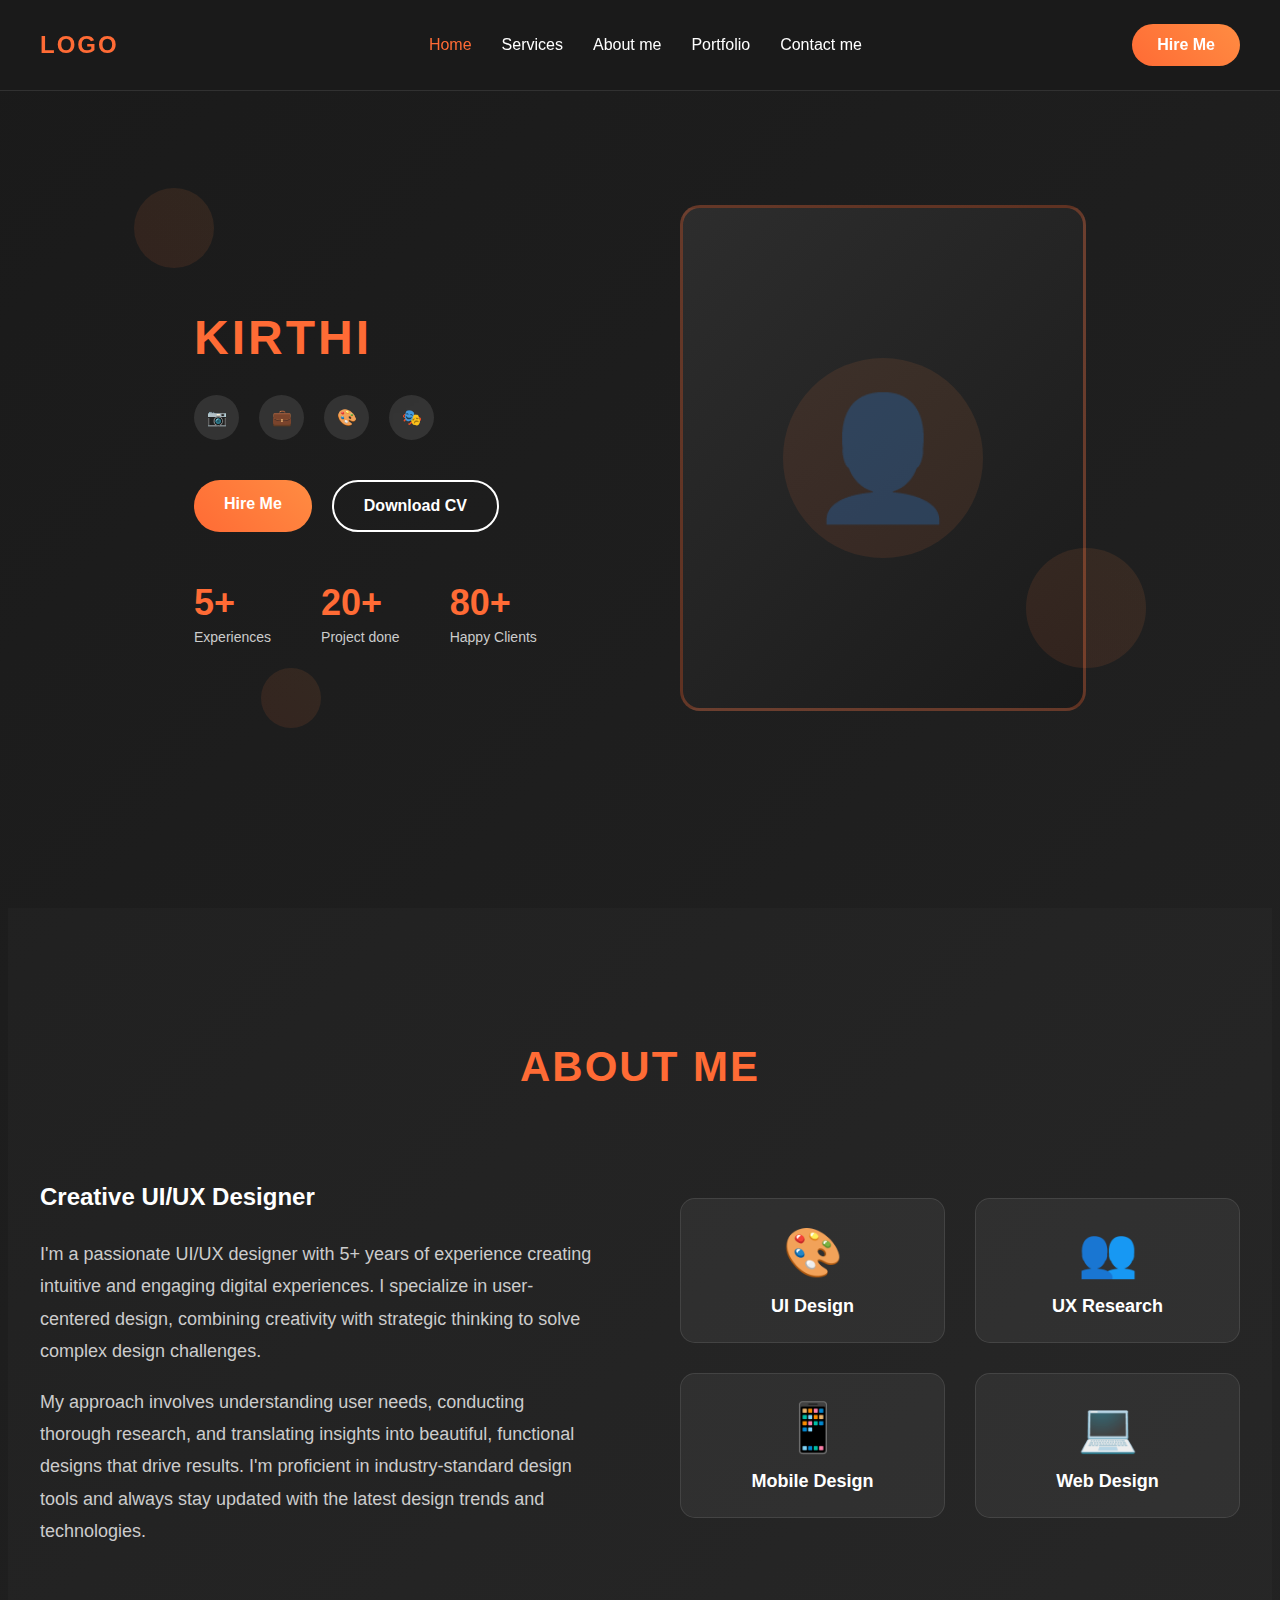
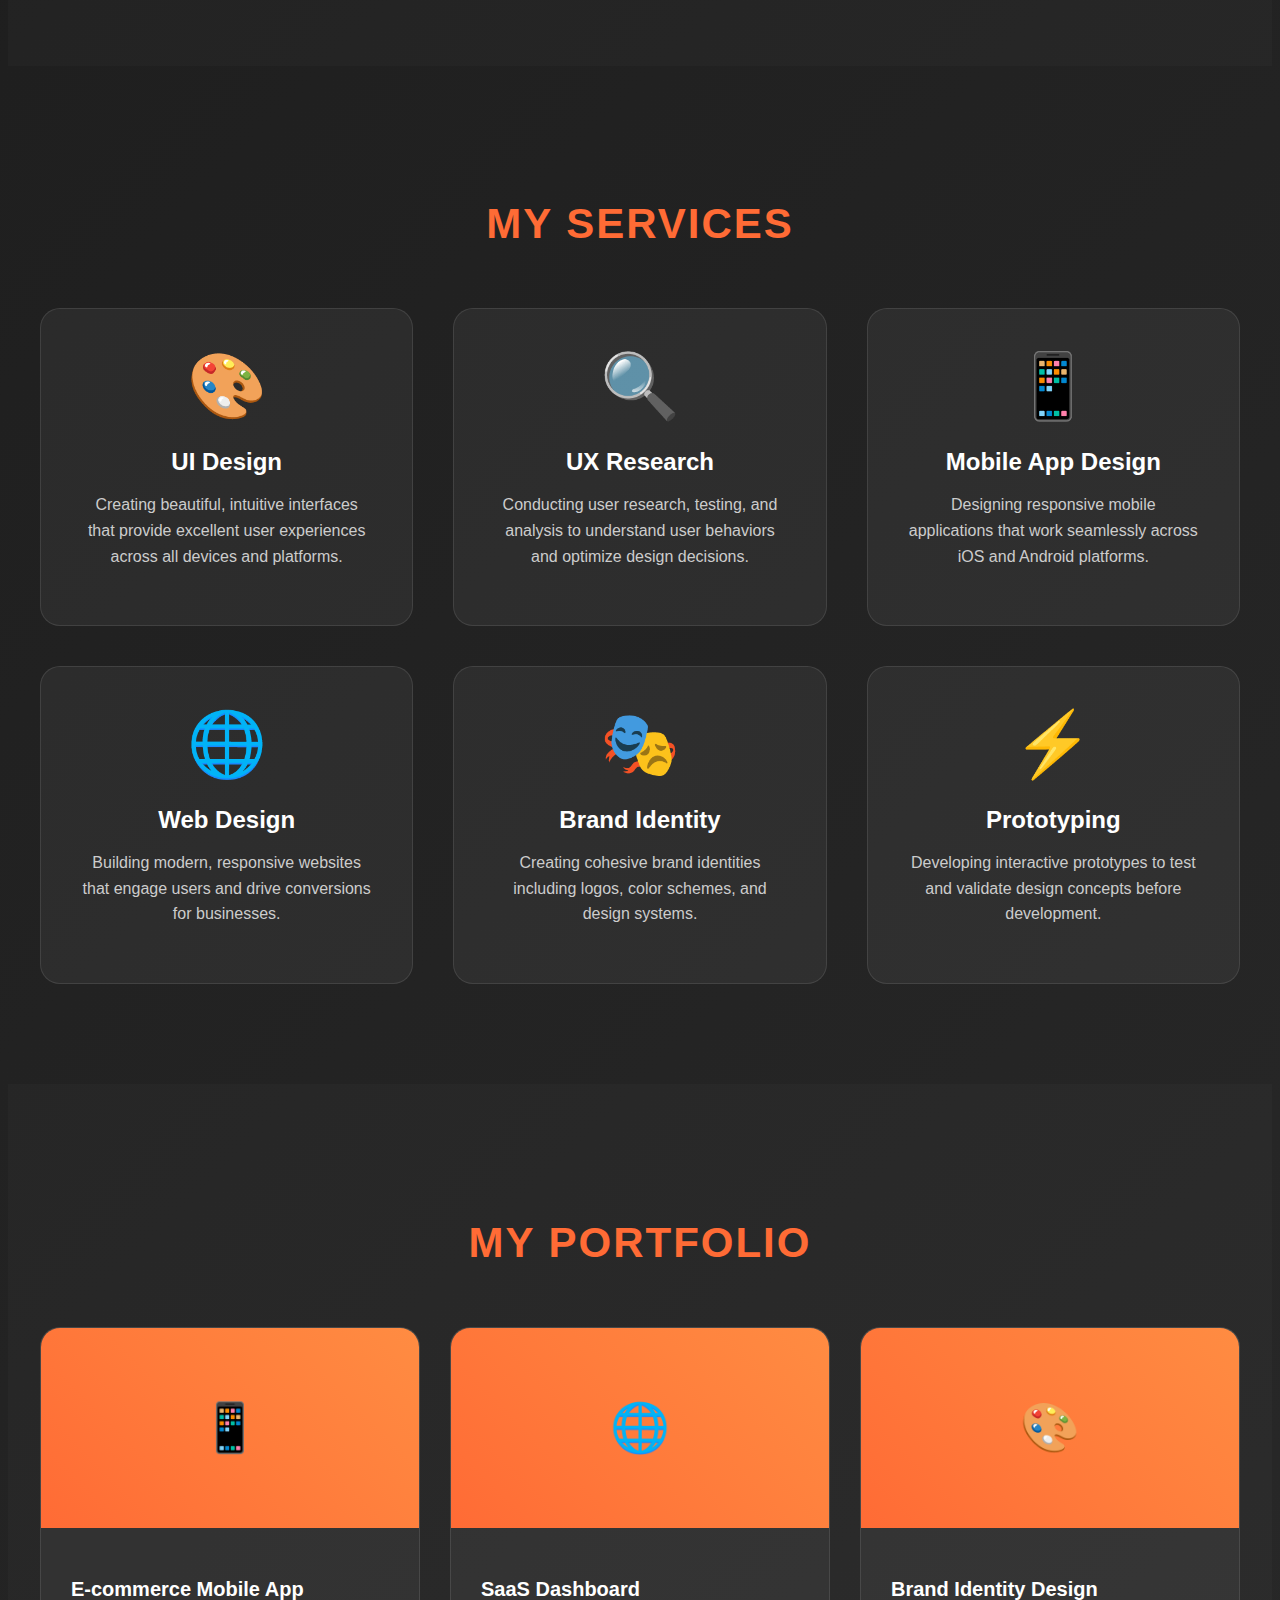
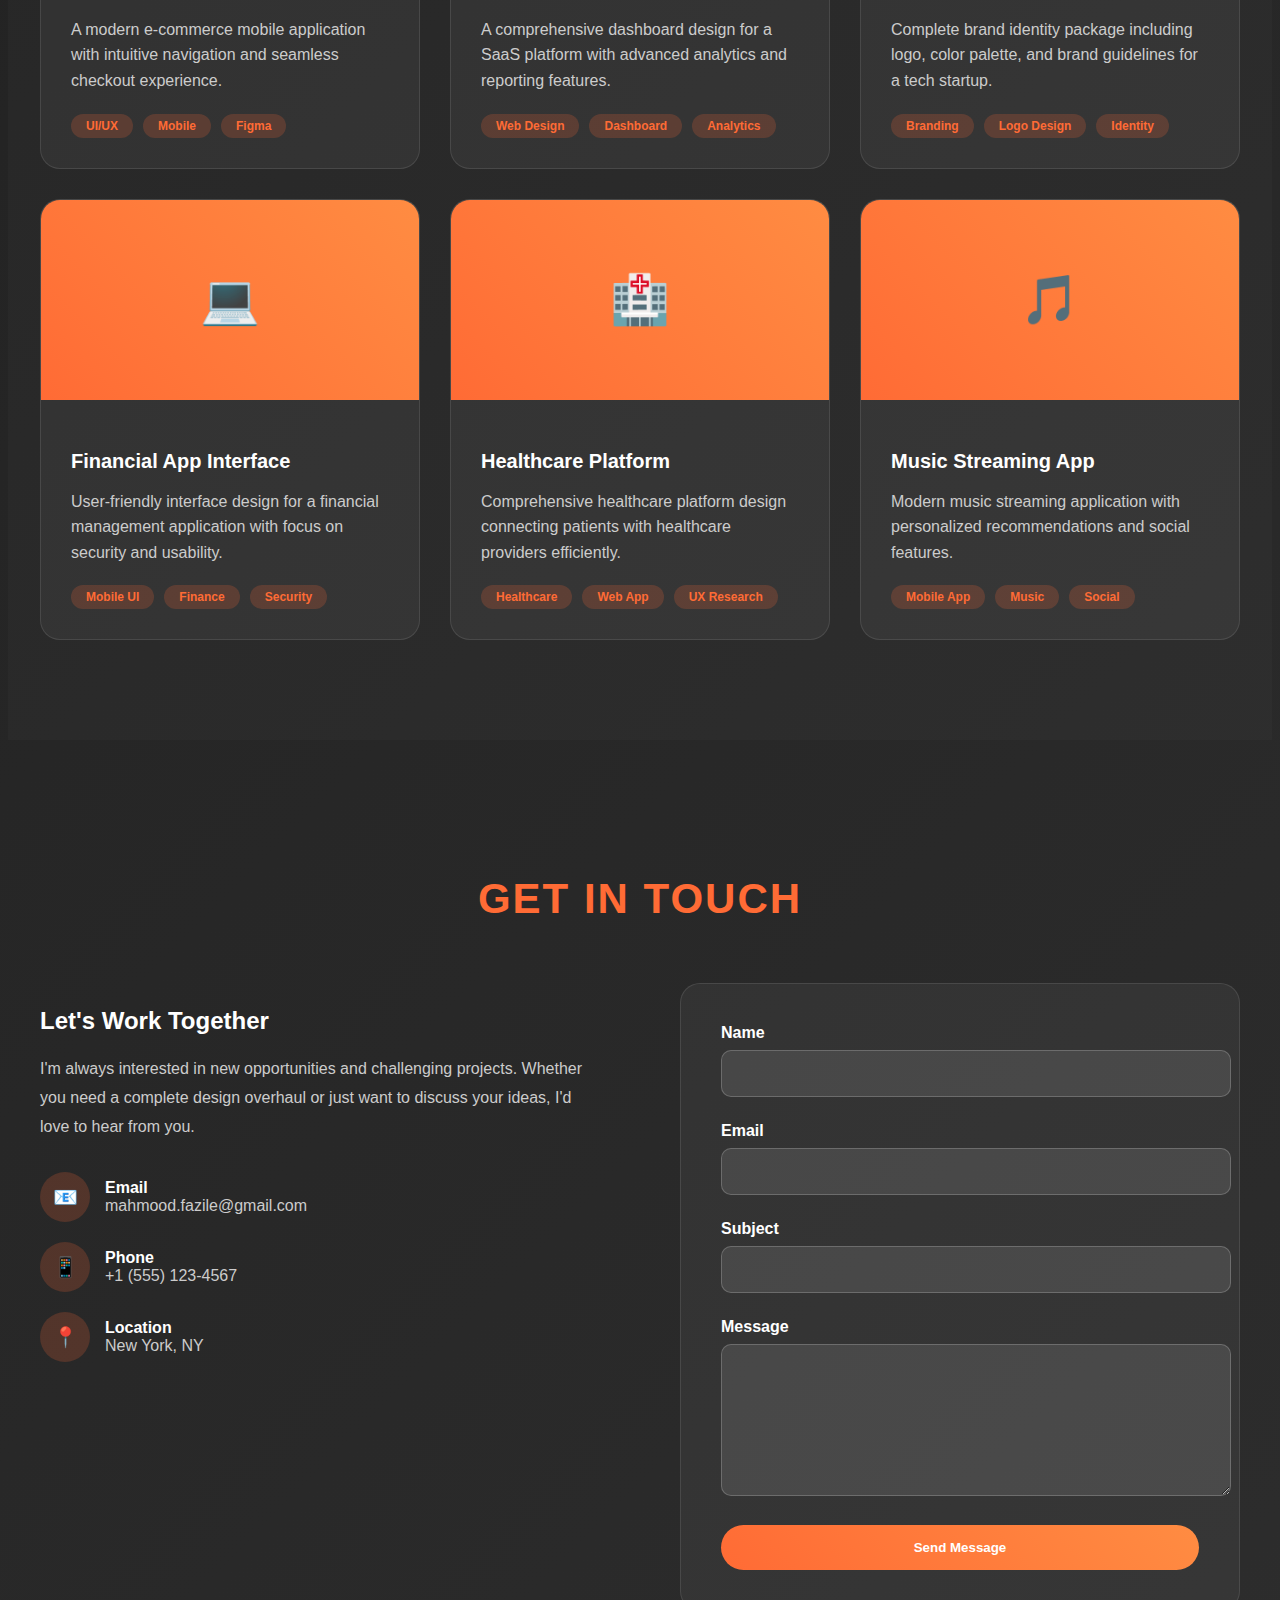
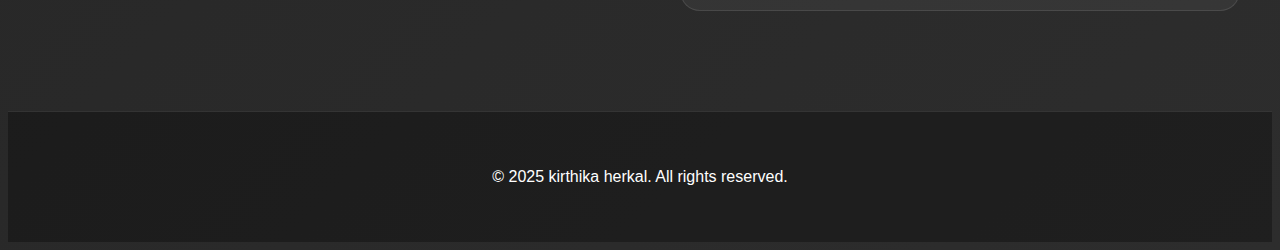
<file: index.html>
<!DOCTYPE html>
<html lang="en">
<head>
    <meta charset="UTF-8">
    <meta name="viewport" content="width=device-width, initial-scale=1.0">
    <title>kirthika herkal</title>
    <link rel="stylesheet" href="style.css">
</head>
<body>
    <!-- Header -->
    <header>
        <nav class="container">
            <div class="logo">LOGO</div>
            <ul class="nav-links">
                <li><a href="#home" class="active">Home</a></li>
                <li><a href="#services">Services</a></li>
                <li><a href="#about">About me</a></li>
                <li><a href="#portfolio">Portfolio</a></li>
                <li><a href="#contact">Contact me</a></li>
            </ul>
            <a href="#contact" class="hire-btn">Hire Me</a>
        </nav>
    </header>

    <!-- Hero Section -->
    <section id="home" class="hero">
        <div class="bg-shapes">
            <div class="shape"></div>
            <div class="shape"></div>
            <div class="shape"></div>
        </div>
        <div class="container">
            <div class="hero-content">
                <div class="hero-text">
                    <h2>kirthika herkal</h2>
                    <div class="social-links">
                        <a href="#" title="Instagram">📷</a>
                        <a href="#" title="LinkedIn">💼</a>
                        <a href="#" title="Dribbble">🎨</a>
                        <a href="#" title="Behance">🎭</a>
                    </div>
                    
                    <div class="hero-buttons">
                        <a href="#contact" class="btn-primary">Hire Me</a>
                        <a href="#" class="btn-secondary hire-btn">Download CV</a>
                        <span id="download-count" style="margin-left:20px;color:#ff6b35;font-weight:600;"></span>
                    </div>
                    
                    <div class="stats">
                        <div class="stat-item">
                            <div class="stat-number">5+</div>
                            <div class="stat-label">Experiences</div>
                        </div>
                        <div class="stat-item">
                            <div class="stat-number">20+</div>
                            <div class="stat-label">Project done</div>
                        </div>
                        <div class="stat-item">
                            <div class="stat-number">80+</div>
                            <div class="stat-label">Happy Clients</div>
                        </div>
                    </div>
                </div>
                
                <div class="hero-image">
                    <div class="profile-image"></div>
                </div>
            </div>
        </div>
    </section>

    <!-- About Section -->
    <section id="about" class="about">
        <div class="container">
            <h2 class="section-title">About Me</h2>
            <div class="about-content">
                <div class="about-text">
                    <h3>Creative UI/UX Designer</h3>
                    <p>I'm a passionate UI/UX designer with 5+ years of experience creating intuitive and engaging digital experiences. I specialize in user-centered design, combining creativity with strategic thinking to solve complex design challenges.</p>
                    <p>My approach involves understanding user needs, conducting thorough research, and translating insights into beautiful, functional designs that drive results. I'm proficient in industry-standard design tools and always stay updated with the latest design trends and technologies.</p>
                </div>
                <div class="skills">
                    <div class="skill-item">
                        <div class="skill-icon">🎨</div>
                        <div class="skill-name">UI Design</div>
                    </div>
                    <div class="skill-item">
                        <div class="skill-icon">👥</div>
                        <div class="skill-name">UX Research</div>
                    </div>
                    <div class="skill-item">
                        <div class="skill-icon">📱</div>
                        <div class="skill-name">Mobile Design</div>
                    </div>
                    <div class="skill-item">
                        <div class="skill-icon">💻</div>
                        <div class="skill-name">Web Design</div>
                    </div>
                </div>
            </div>
        </div>
    </section>

    <!-- Services Section -->
    <section id="services" class="services">
        <div class="container">
            <h2 class="section-title">My Services</h2>
            <div class="services-grid">
                <div class="service-card">
                    <div class="service-icon">🎨</div>
                    <h3 class="service-title">UI Design</h3>
                    <p class="service-description">Creating beautiful, intuitive interfaces that provide excellent user experiences across all devices and platforms.</p>
                </div>
                <div class="service-card">
                    <div class="service-icon">🔍</div>
                    <h3 class="service-title">UX Research</h3>
                    <p class="service-description">Conducting user research, testing, and analysis to understand user behaviors and optimize design decisions.</p>
                </div>
                <div class="service-card">
                    <div class="service-icon">📱</div>
                    <h3 class="service-title">Mobile App Design</h3>
                    <p class="service-description">Designing responsive mobile applications that work seamlessly across iOS and Android platforms.</p>
                </div>
                <div class="service-card">
                    <div class="service-icon">🌐</div>
                    <h3 class="service-title">Web Design</h3>
                    <p class="service-description">Building modern, responsive websites that engage users and drive conversions for businesses.</p>
                </div>
                <div class="service-card">
                    <div class="service-icon">🎭</div>
                    <h3 class="service-title">Brand Identity</h3>
                    <p class="service-description">Creating cohesive brand identities including logos, color schemes, and design systems.</p>
                </div>
                <div class="service-card">
                    <div class="service-icon">⚡</div>
                    <h3 class="service-title">Prototyping</h3>
                    <p class="service-description">Developing interactive prototypes to test and validate design concepts before development.</p>
                </div>
            </div>
        </div>
    </section>

    <!-- Portfolio Section -->
    <section id="portfolio" class="portfolio">
        <div class="container">
            <h2 class="section-title">My Portfolio</h2>
            <div class="portfolio-grid">
                <div class="portfolio-item">
                    <div class="portfolio-image">📱</div>
                    <div class="portfolio-content">
                        <h3 class="portfolio-title">E-commerce Mobile App</h3>
                        <p class="portfolio-description">A modern e-commerce mobile application with intuitive navigation and seamless checkout experience.</p>
                        <div class="portfolio-tech">
                            <span class="tech-tag">UI/UX</span>
                            <span class="tech-tag">Mobile</span>
                            <span class="tech-tag">Figma</span>
                        </div>
                    </div>
                </div>
                <div class="portfolio-item">
                    <div class="portfolio-image">🌐</div>
                    <div class="portfolio-content">
                        <h3 class="portfolio-title">SaaS Dashboard</h3>
                        <p class="portfolio-description">A comprehensive dashboard design for a SaaS platform with advanced analytics and reporting features.</p>
                        <div class="portfolio-tech">
                            <span class="tech-tag">Web Design</span>
                            <span class="tech-tag">Dashboard</span>
                            <span class="tech-tag">Analytics</span>
                        </div>
                    </div>
                </div>
                <div class="portfolio-item">
                    <div class="portfolio-image">🎨</div>
                    <div class="portfolio-content">
                        <h3 class="portfolio-title">Brand Identity Design</h3>
                        <p class="portfolio-description">Complete brand identity package including logo, color palette, and brand guidelines for a tech startup.</p>
                        <div class="portfolio-tech">
                            <span class="tech-tag">Branding</span>
                            <span class="tech-tag">Logo Design</span>
                            <span class="tech-tag">Identity</span>
                        </div>
                    </div>
                </div>
                <div class="portfolio-item">
                    <div class="portfolio-image">💻</div>
                    <div class="portfolio-content">
                        <h3 class="portfolio-title">Financial App Interface</h3>
                        <p class="portfolio-description">User-friendly interface design for a financial management application with focus on security and usability.</p>
                        <div class="portfolio-tech">
                            <span class="tech-tag">Mobile UI</span>
                            <span class="tech-tag">Finance</span>
                            <span class="tech-tag">Security</span>
                        </div>
                    </div>
                </div>
                <div class="portfolio-item">
                    <div class="portfolio-image">🏥</div>
                    <div class="portfolio-content">
                        <h3 class="portfolio-title">Healthcare Platform</h3>
                        <p class="portfolio-description">Comprehensive healthcare platform design connecting patients with healthcare providers efficiently.</p>
                        <div class="portfolio-tech">
                            <span class="tech-tag">Healthcare</span>
                            <span class="tech-tag">Web App</span>
                            <span class="tech-tag">UX Research</span>
                        </div>
                    </div>
                </div>
                <div class="portfolio-item">
                    <div class="portfolio-image">🎵</div>
                    <div class="portfolio-content">
                        <h3 class="portfolio-title">Music Streaming App</h3>
                        <p class="portfolio-description">Modern music streaming application with personalized recommendations and social features.</p>
                        <div class="portfolio-tech">
                            <span class="tech-tag">Mobile App</span>
                            <span class="tech-tag">Music</span>
                            <span class="tech-tag">Social</span>
                        </div>
                    </div>
                </div>
            </div>
        </div>
    </section>

    <!-- Contact Section -->
    <section id="contact" class="contact">
        <div class="container">
            <h2 class="section-title">Get In Touch</h2>
            <div class="contact-content">
                <div class="contact-info">
                    <h3>Let's Work Together</h3>
                    <p>I'm always interested in new opportunities and challenging projects. Whether you need a complete design overhaul or just want to discuss your ideas, I'd love to hear from you.</p>
                    
                    <div class="contact-item">
                        <div class="contact-icon">📧</div>
                        <div>
                            <div style="color: #fff; font-weight: 600;">Email</div>
                            <div style="color: #ccc;">mahmood.fazile@gmail.com</div>
                        </div>
                    </div>
                    
                    <div class="contact-item">
                        <div class="contact-icon">📱</div>
                        <div>
                            <div style="color: #fff; font-weight: 600;">Phone</div>
                            <div style="color: #ccc;">+1 (555) 123-4567</div>
                        </div>
                    </div>
                    
                    <div class="contact-item">
                        <div class="contact-icon">📍</div>
                        <div>
                            <div style="color: #fff; font-weight: 600;">Location</div>
                            <div style="color: #ccc;">New York, NY</div>
                        </div>
                    </div>
                </div>
                
                <form class="contact-form" id="contactForm">
                    <div class="form-group">
                        <label for="name">Name</label>
                        <input type="text" id="name" name="name" required>
                    </div>
                    
                    <div class="form-group">
                        <label for="email">Email</label>
                        <input type="email" id="email" name="email" required>
                    </div>
                    
                    <div class="form-group">
                        <label for="subject">Subject</label>
                        <input type="text" id="subject" name="subject" required>
                    </div>
                    
                    <div class="form-group">
                        <label for="message">Message</label>
                        <textarea id="message" name="message" required></textarea>
                    </div>
                    
                    <button type="submit" class="btn-primary" style="width: 100%;">Send Message</button>
                </form>
            </div>
        </div>
    </section>

    <!-- Footer -->
    <footer>
        <div class="container">
            <p>&copy; 2025 kirthika herkal. All rights reserved.</p>
        </div>
    </footer>

    <script src="script.js"></script>
</body>
</html>
</file>
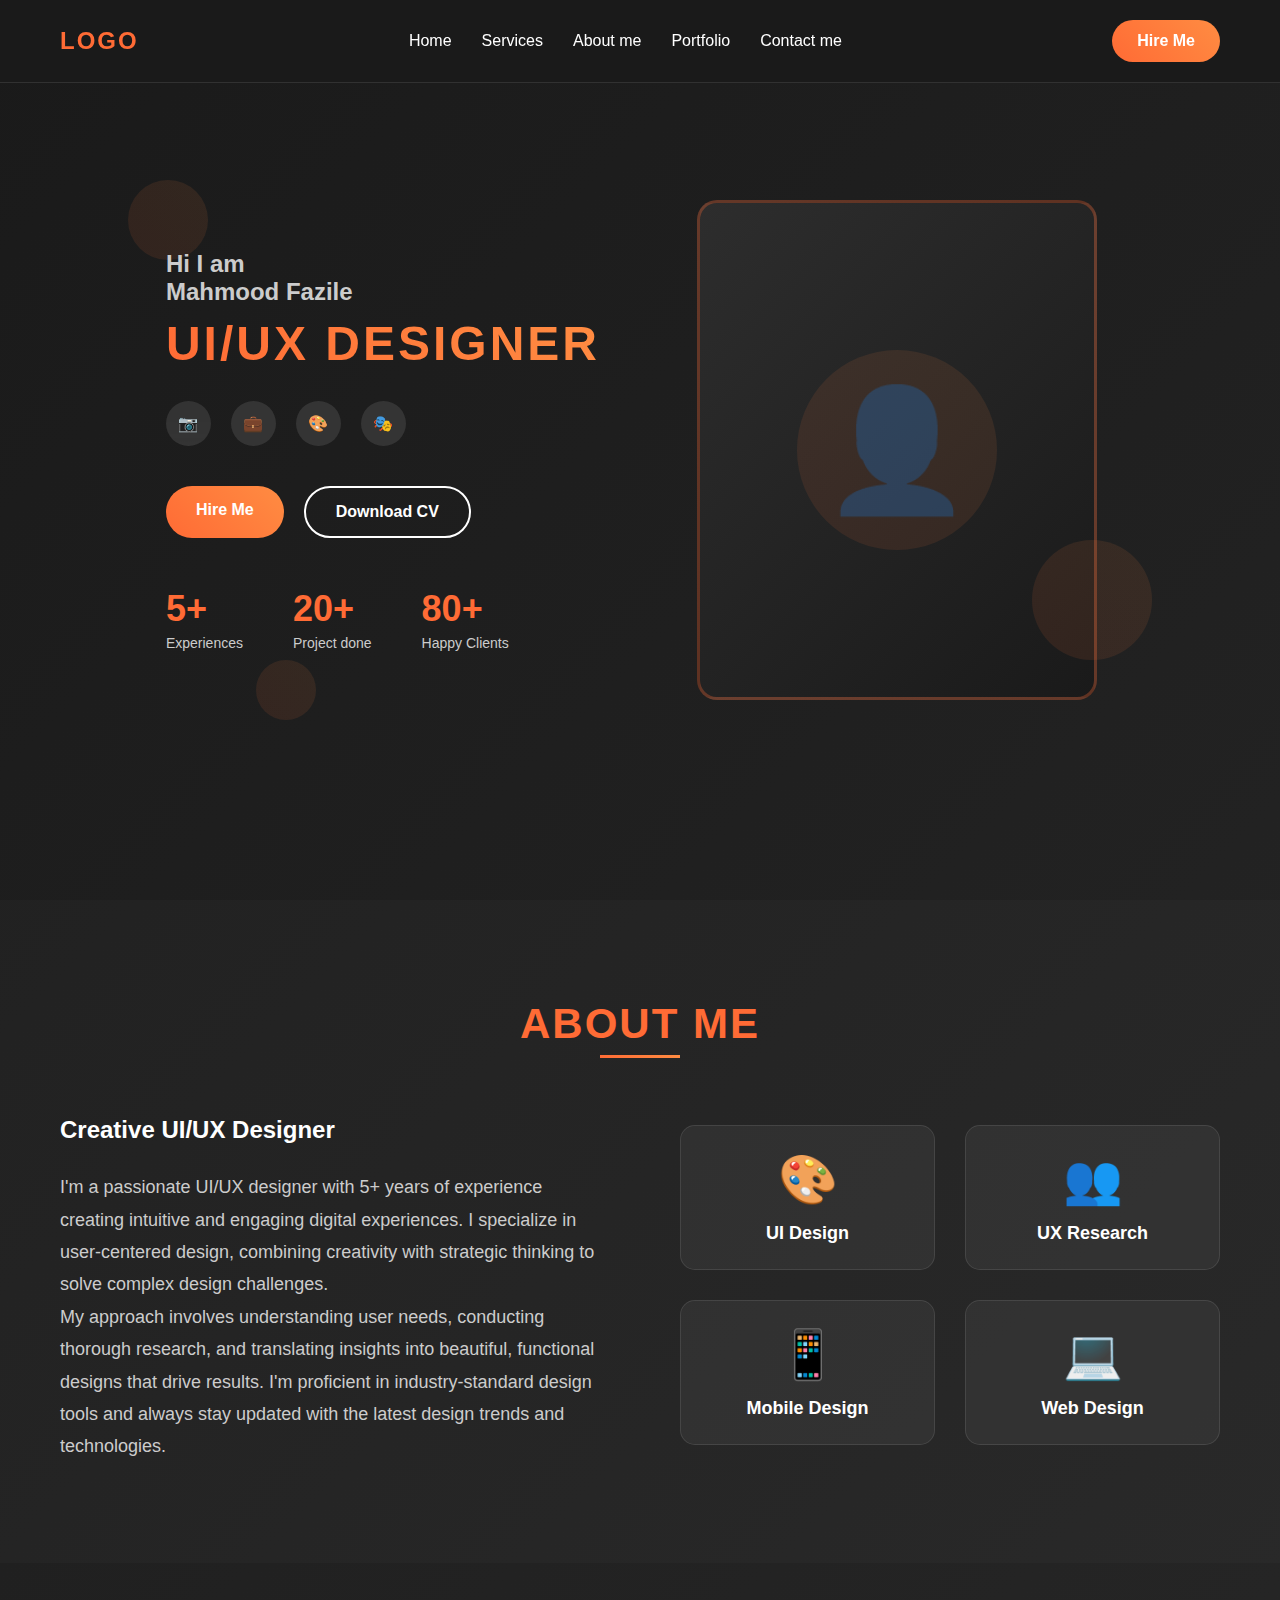
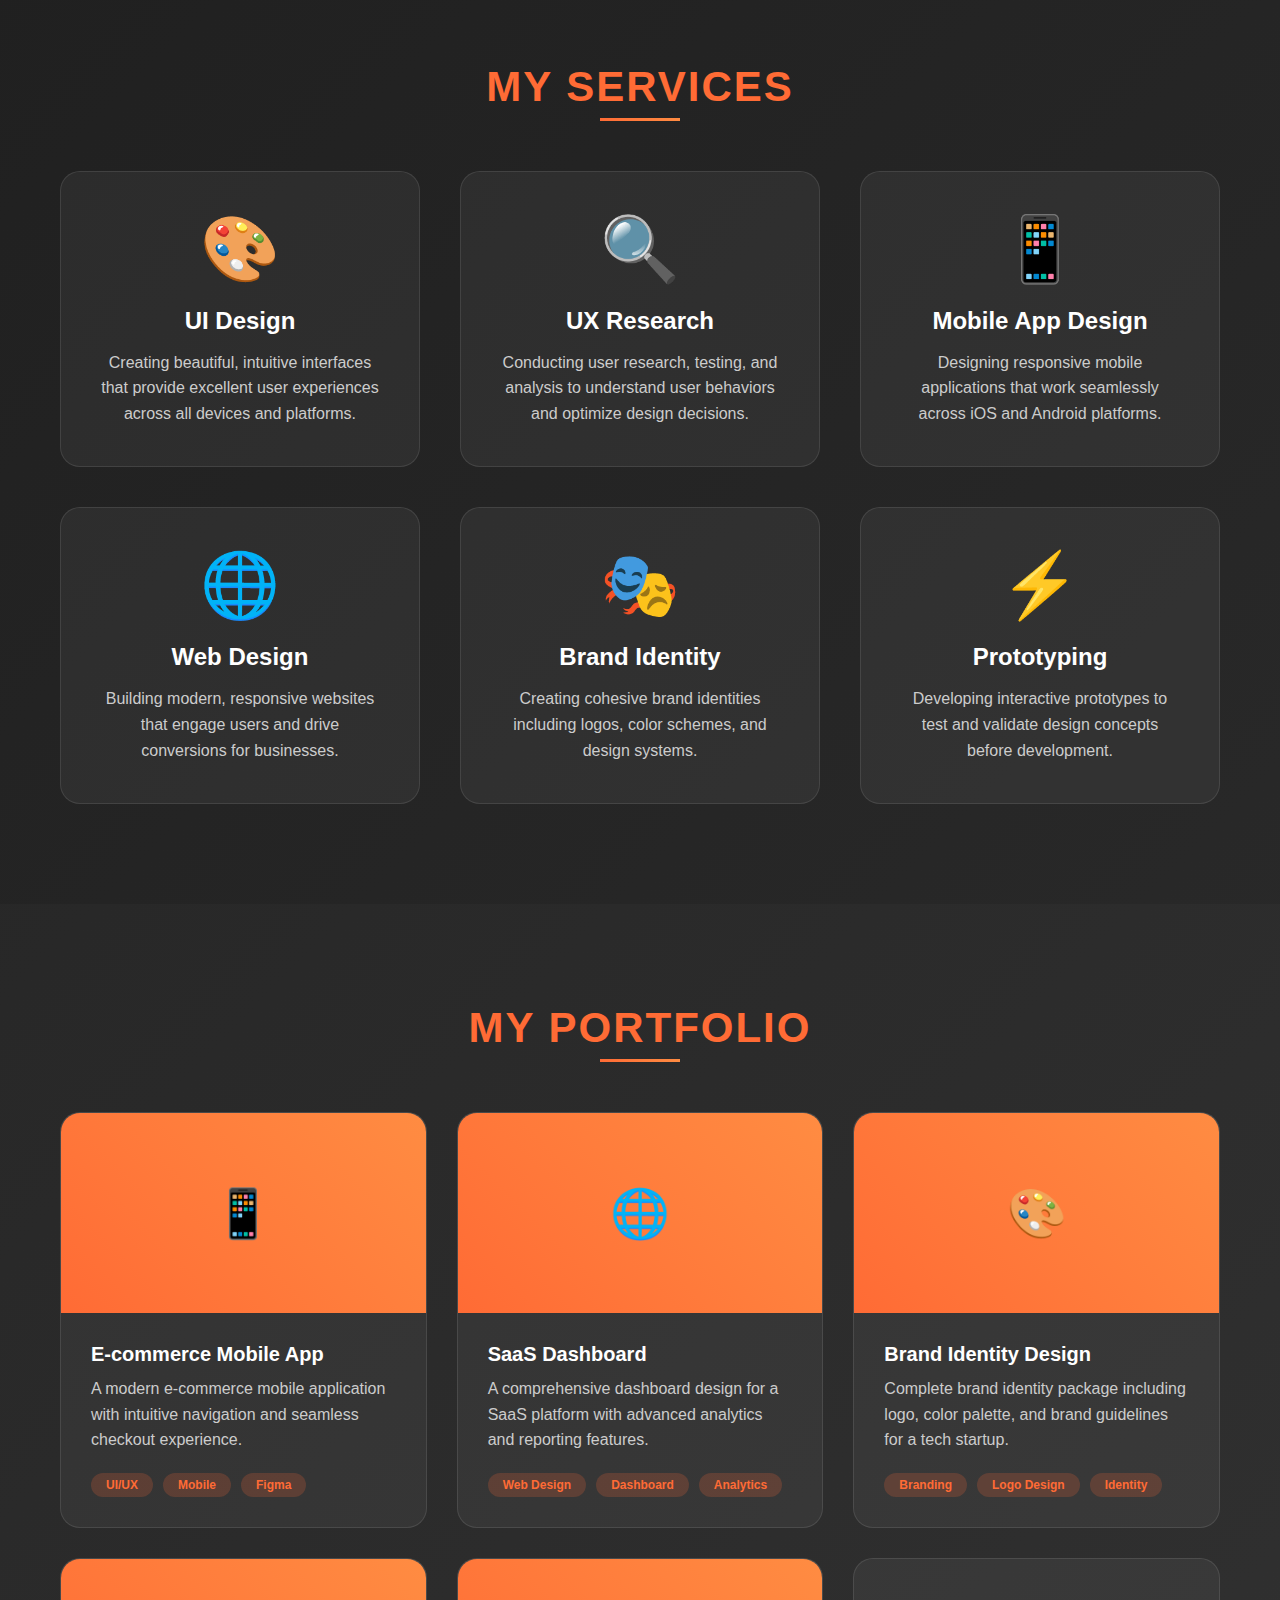
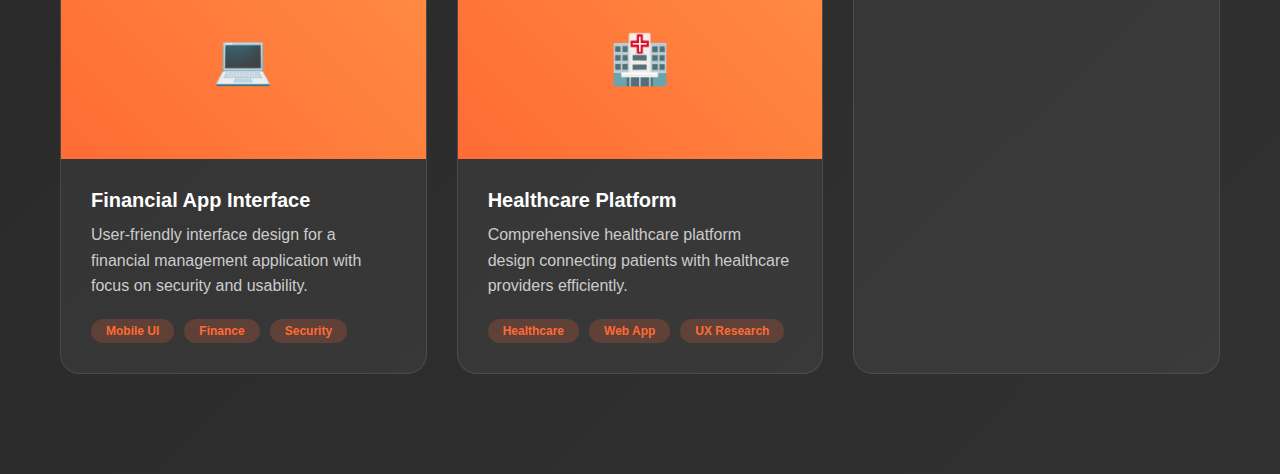
<file: PORTFOLIO.html>
<!DOCTYPE html>
<html lang="en">
<head>
    <meta charset="UTF-8">
    <meta name="viewport" content="width=device-width, initial-scale=1.0">
    <title>Mahmood Fazile - UI/UX Designer</title>
    <style>
        * {
            margin: 0;
            padding: 0;
            box-sizing: border-box;
        }

        body {
            font-family: 'Segoe UI', Tahoma, Geneva, Verdana, sans-serif;
            background: linear-gradient(135deg, #1a1a1a 0%, #2d2d2d 100%);
            color: #fff;
            overflow-x: hidden;
            scroll-behavior: smooth;
        }

        .container {
            max-width: 1200px;
            margin: 0 auto;
            padding: 0 20px;
        }

        /* Header */
        header {
            position: fixed;
            top: 0;
            left: 0;
            right: 0;
            background: rgba(26, 26, 26, 0.95);
            backdrop-filter: blur(10px);
            z-index: 1000;
            padding: 20px 0;
            border-bottom: 1px solid rgba(255, 255, 255, 0.1);
        }

        nav {
            display: flex;
            justify-content: space-between;
            align-items: center;
        }

        .logo {
            font-size: 24px;
            font-weight: bold;
            color: #ff6b35;
            text-transform: uppercase;
            letter-spacing: 2px;
        }

        .nav-links {
            display: flex;
            list-style: none;
            gap: 30px;
        }

        .nav-links a {
            color: #fff;
            text-decoration: none;
            transition: color 0.3s ease;
            position: relative;
        }

        .nav-links a:hover {
            color: #ff6b35;
        }

        .nav-links a::after {
            content: '';
            position: absolute;
            bottom: -5px;
            left: 0;
            width: 0;
            height: 2px;
            background: #ff6b35;
            transition: width 0.3s ease;
        }

        .nav-links a:hover::after {
            width: 100%;
        }

        .hire-btn {
            background: linear-gradient(45deg, #ff6b35, #ff8c42);
            color: white;
            padding: 12px 25px;
            border: none;
            border-radius: 25px;
            cursor: pointer;
            font-weight: 600;
            transition: all 0.3s ease;
            text-decoration: none;
            display: inline-block;
        }

        .hire-btn:hover {
            transform: translateY(-2px);
            box-shadow: 0 10px 20px rgba(255, 107, 53, 0.3);
        }

        /* Hero Section */
        .hero {
            height: 100vh;
            display: flex;
            align-items: center;
            position: relative;
            overflow: hidden;
        }

        .hero-content {
            display: grid;
            grid-template-columns: 1fr 1fr;
            gap: 80px;
            align-items: center;
            width: 100%;
        }

        .hero-text {
            z-index: 2;
        }

        .hero-text h1 {
            font-size: 24px;
            margin-bottom: 10px;
            color: #ccc;
        }

        .hero-text h2 {
            font-size: 48px;
            font-weight: bold;
            color: #ff6b35;
            margin-bottom: 30px;
            text-transform: uppercase;
            letter-spacing: 3px;
        }

        .social-links {
            display: flex;
            gap: 20px;
            margin-bottom: 40px;
        }

        .social-links a {
            width: 45px;
            height: 45px;
            background: rgba(255, 255, 255, 0.1);
            border-radius: 50%;
            display: flex;
            align-items: center;
            justify-content: center;
            color: #fff;
            text-decoration: none;
            transition: all 0.3s ease;
            backdrop-filter: blur(10px);
        }

        .social-links a:hover {
            background: #ff6b35;
            transform: translateY(-3px);
        }

        .hero-buttons {
            display: flex;
            gap: 20px;
            margin-bottom: 50px;
        }

        .btn-primary {
            background: linear-gradient(45deg, #ff6b35, #ff8c42);
            color: white;
            padding: 15px 30px;
            border: none;
            border-radius: 30px;
            cursor: pointer;
            font-weight: 600;
            transition: all 0.3s ease;
            text-decoration: none;
            display: inline-block;
        }

        .btn-secondary {
            background: transparent;
            color: #fff;
            padding: 15px 30px;
            border: 2px solid #fff;
            border-radius: 30px;
            cursor: pointer;
            font-weight: 600;
            transition: all 0.3s ease;
            text-decoration: none;
            display: inline-block;
        }

        .btn-primary:hover {
            transform: translateY(-2px);
            box-shadow: 0 10px 20px rgba(255, 107, 53, 0.3);
        }

        .btn-secondary:hover {
            background: #fff;
            color: #1a1a1a;
        }

        .stats {
            display: flex;
            gap: 50px;
        }

        .stat-item {
            text-align: left;
        }

        .stat-number {
            font-size: 36px;
            font-weight: bold;
            color: #ff6b35;
            margin-bottom: 5px;
        }

        .stat-label {
            font-size: 14px;
            color: #ccc;
        }

        .hero-image {
            display: flex;
            justify-content: center;
            align-items: center;
            position: relative;
        }

        .profile-image {
            width: 400px;
            height: 500px;
            background: linear-gradient(135deg, #2d2d2d, #1a1a1a);
            border-radius: 20px;
            position: relative;
            overflow: hidden;
            border: 3px solid rgba(255, 107, 53, 0.3);
        }

        .profile-image::before {
            content: '';
            position: absolute;
            top: 50%;
            left: 50%;
            transform: translate(-50%, -50%);
            width: 200px;
            height: 200px;
            background: linear-gradient(45deg, #ff6b35, #ff8c42);
            border-radius: 50%;
            opacity: 0.1;
        }

        .profile-image::after {
            content: '👤';
            position: absolute;
            top: 50%;
            left: 50%;
            transform: translate(-50%, -50%);
            font-size: 120px;
            opacity: 0.3;
        }

        /* Background Effects */
        .bg-shapes {
            position: absolute;
            top: 0;
            left: 0;
            width: 100%;
            height: 100%;
            pointer-events: none;
            z-index: 1;
        }

        .shape {
            position: absolute;
            background: linear-gradient(45deg, rgba(255, 107, 53, 0.1), rgba(255, 140, 66, 0.1));
            border-radius: 50%;
            animation: float 6s ease-in-out infinite;
        }

        .shape:nth-child(1) {
            width: 80px;
            height: 80px;
            top: 20%;
            left: 10%;
            animation-delay: 0s;
        }

        .shape:nth-child(2) {
            width: 120px;
            height: 120px;
            top: 60%;
            right: 10%;
            animation-delay: 2s;
        }

        .shape:nth-child(3) {
            width: 60px;
            height: 60px;
            bottom: 20%;
            left: 20%;
            animation-delay: 4s;
        }

        @keyframes float {
            0%, 100% { transform: translateY(0px); }
            50% { transform: translateY(-20px); }
        }

        /* Section Animations */
        .section-fade {
            opacity: 0;
            transform: translateY(50px);
            transition: all 0.6s ease;
        }

        .section-fade:hover {
            opacity: 1;
            transform: translateY(0);
        }

        /* About Section */
        .about {
            padding: 100px 0;
            background: rgba(255, 255, 255, 0.02);
        }

        .section-title {
            text-align: center;
            font-size: 42px;
            font-weight: bold;
            color: #ff6b35;
            margin-bottom: 60px;
            text-transform: uppercase;
            letter-spacing: 2px;
            position: relative;
        }

        .section-title::after {
            content: '';
            position: absolute;
            bottom: -10px;
            left: 50%;
            transform: translateX(-50%);
            width: 80px;
            height: 3px;
            background: linear-gradient(45deg, #ff6b35, #ff8c42);
        }

        .about-content {
            display: grid;
            grid-template-columns: 1fr 1fr;
            gap: 80px;
            align-items: center;
        }

        .about-text {
            font-size: 18px;
            line-height: 1.8;
            color: #ccc;
        }

        .about-text h3 {
            color: #fff;
            font-size: 24px;
            margin-bottom: 20px;
        }

        .skills {
            display: grid;
            grid-template-columns: repeat(2, 1fr);
            gap: 30px;
        }

        .skill-item {
            background: rgba(255, 255, 255, 0.05);
            padding: 25px;
            border-radius: 15px;
            text-align: center;
            transition: all 0.3s ease;
            border: 1px solid rgba(255, 255, 255, 0.1);
        }

        .skill-item:hover {
            transform: translateY(-5px);
            background: rgba(255, 107, 53, 0.1);
            border-color: #ff6b35;
        }

        .skill-icon {
            font-size: 48px;
            margin-bottom: 15px;
            color: #ff6b35;
        }

        .skill-name {
            font-size: 18px;
            font-weight: 600;
            color: #fff;
        }

        /* Services Section */
        .services {
            padding: 100px 0;
        }

        .services-grid {
            display: grid;
            grid-template-columns: repeat(auto-fit, minmax(300px, 1fr));
            gap: 40px;
        }

        .service-card {
            background: rgba(255, 255, 255, 0.05);
            padding: 40px;
            border-radius: 20px;
            text-align: center;
            transition: all 0.3s ease;
            border: 1px solid rgba(255, 255, 255, 0.1);
        }

        .service-card:hover {
            transform: translateY(-10px);
            background: rgba(255, 107, 53, 0.1);
            border-color: #ff6b35;
        }

        .service-icon {
            font-size: 64px;
            margin-bottom: 20px;
            color: #ff6b35;
            transition: transform 0.3s ease;
        }

        .service-card:hover .service-icon {
            transform: scale(1.1);
        }

        .service-title {
            font-size: 24px;
            font-weight: bold;
            color: #fff;
            margin-bottom: 15px;
        }

        .service-description {
            font-size: 16px;
            color: #ccc;
            line-height: 1.6;
        }

        /* Portfolio Section */
        .portfolio {
            padding: 100px 0;
            background: rgba(255, 255, 255, 0.02);
        }

        .portfolio-grid {
            display: grid;
            grid-template-columns: repeat(auto-fit, minmax(350px, 1fr));
            gap: 30px;
        }

        .portfolio-item {
            background: rgba(255, 255, 255, 0.05);
            border-radius: 20px;
            overflow: hidden;
            transition: all 0.3s ease;
            border: 1px solid rgba(255, 255, 255, 0.1);
        }

        .portfolio-item:hover {
            transform: translateY(-10px);
            box-shadow: 0 20px 40px rgba(255, 107, 53, 0.2);
        }

        .portfolio-image {
            height: 200px;
            background: linear-gradient(45deg, #ff6b35, #ff8c42);
            display: flex;
            align-items: center;
            justify-content: center;
            font-size: 48px;
            color: white;
            position: relative;
            overflow: hidden;
        }

        .portfolio-image::before {
            content: '';
            position: absolute;
            top: 0;
            left: -100%;
            width: 100%;
            height: 100%;
            background: linear-gradient(90deg, transparent, rgba(255, 255, 255, 0.2), transparent);
            transition: left 0.5s ease;
        }

        .portfolio-item:hover .portfolio-image::before {
            left: 100%;
        }

        .portfolio-content {
            padding: 30px;
        }

        .portfolio-title {
            font-size: 20px;
            font-weight: bold;
            color: #fff;
            margin-bottom: 10px;
        }

        .portfolio-description {
            color: #ccc;
            line-height: 1.6;
            margin-bottom: 20px;
        }

        .portfolio-tech {
            display: flex;
            flex-wrap: wrap;
            gap: 10px;
        }

        .tech-tag {
            background: rgba(255, 107, 53, 0.2);
            color: #ff6b35;
            padding: 5px 15px;
            border-radius: 20px;
            font-size: 12px;
            font-weight: 600;
        }

        /* Contact Section */
        .contact {
            padding: 100px 0;
        }

        .contact-content {
            display: grid;
            grid-template-columns: 1fr 1fr;
            gap: 80px;
        }

        .contact-info h3 {
            color: #fff;
            font-size: 24px;
            margin-bottom: 20px;
        }

        .contact-info p {
            color: #ccc;
            line-height: 1.8;
            margin-bottom: 30px;
        }

        .contact-item {
            display: flex;
            align-items: center;
            gap: 15px;
            margin-bottom: 20px;
        }

        .contact-icon {
            width: 50px;
            height: 50px;
            background: rgba(255, 107, 53, 0.2);
            border-radius: 50%;
            display: flex;
            align-items: center;
            justify-content: center;
            color: #ff6b35;
            font-size: 20px;
        }

        .contact-form {
            background: rgba(255, 255, 255, 0.05);
            padding: 40px;
            border-radius: 20px;
            border: 1px solid rgba(255, 255, 255, 0.1);
        }

        .form-group {
            margin-bottom: 25px;
        }

        .form-group label {
            display: block;
            color: #fff;
            margin-bottom: 8px;
            font-weight: 600;
        }

        .form-group input,
        .form-group textarea {
            width: 100%;
            padding: 15px;
            background: rgba(255, 255, 255, 0.1);
            border: 1px solid rgba(255, 255, 255, 0.2);
            border-radius: 10px;
            color: #fff;
            font-family: inherit;
            transition: all 0.3s ease;
        }

        .form-group input:focus,
        .form-group textarea:focus {
            outline: none;
            border-color: #ff6b35;
            background: rgba(255, 255, 255, 0.15);
        }

        .form-group textarea {
            resize: vertical;
            min-height: 120px;
        }

        /* Footer */
        footer {
            background: rgba(0, 0, 0, 0.3);
            padding: 40px 0;
            text-align: center;
            border-top: 1px solid rgba(255, 255, 255, 0.1);
        }

        /* Pulse Animation */
        @keyframes pulse {
            0% { transform: scale(1); }
            50% { transform: scale(1.05); }
            100% { transform: scale(1); }
        }

        .pulse {
            animation: pulse 2s ease-in-out infinite;
        }

        /* Glow Effect */
        .glow {
            box-shadow: 0 0 20px rgba(255, 107, 53, 0.3);
        }

        /* Typing Animation */
        .typing {
            overflow: hidden;
            border-right: 3px solid #ff6b35;
            white-space: nowrap;
            animation: typing 3s steps(40, end), blink 0.75s step-end infinite;
        }

        @keyframes typing {
            from { width: 0; }
            to { width: 100%; }
        }

        @keyframes blink {
            from, to { border-color: transparent; }
            50% { border-color: #ff6b35; }
        }

        /* Scroll Progress Bar */
        .scroll-progress {
            position: fixed;
            top: 0;
            left: 0;
            height: 3px;
            background: linear-gradient(45deg, #ff6b35, #ff8c42);
            z-index: 1001;
            width: 0%;
            animation: progressBar 5s linear forwards;
        }

        @keyframes progressBar {
            0% { width: 0%; }
            100% { width: 100%; }
        }

        /* Mobile Responsive */
        @media (max-width: 768px) {
            .nav-links {
                display: none;
            }

            .hero-content {
                grid-template-columns: 1fr;
                text-align: center;
                gap: 40px;
            }

            .hero-text h2 {
                font-size: 36px;
            }

            .stats {
                justify-content: center;
            }

            .about-content,
            .contact-content {
                grid-template-columns: 1fr;
                gap: 40px;
            }

            .profile-image {
                width: 300px;
                height: 400px;
            }

            .hero-buttons {
                flex-direction: column;
                align-items: center;
            }

            .services-grid {
                grid-template-columns: 1fr;
            }

            .portfolio-grid {
                grid-template-columns: 1fr;
            }
        }

        /* Add some CSS-only interactive elements */
        .interactive-card {
            position: relative;
            overflow: hidden;
        }

        .interactive-card::before {
            content: '';
            position: absolute;
            top: 0;
            left: -100%;
            width: 100%;
            height: 100%;
            background: linear-gradient(90deg, transparent, rgba(255, 255, 255, 0.1), transparent);
            transition: left 0.5s ease;
        }

        .interactive-card:hover::before {
            left: 100%;
        }

        /* Add some nice text effects */
        .text-gradient {
            background: linear-gradient(45deg, #ff6b35, #ff8c42);
            -webkit-background-clip: text;
            -webkit-text-fill-color: transparent;
            background-clip: text;
        }
    </style>
</head>
<body>
    <!-- Scroll Progress Bar -->
    <div class="scroll-progress"></div>

    <!-- Header -->
    <header>
        <nav class="container">
            <div class="logo">LOGO</div>
            <ul class="nav-links">
                <li><a href="#home">Home</a></li>
                <li><a href="#services">Services</a></li>
                <li><a href="#about">About me</a></li>
                <li><a href="#portfolio">Portfolio</a></li>
                <li><a href="#contact">Contact me</a></li>
            </ul>
            <a href="#contact" class="hire-btn">Hire Me</a>
        </nav>
    </header>

    <!-- Hero Section -->
    <section id="home" class="hero">
        <div class="bg-shapes">
            <div class="shape"></div>
            <div class="shape"></div>
            <div class="shape"></div>
        </div>
        <div class="container">
            <div class="hero-content">
                <div class="hero-text">
                    <h1>Hi I am<br>Mahmood Fazile</h1>
                    <h2 class="text-gradient">UI/UX designer</h2>
                    
                    <div class="social-links">
                        <a href="#" title="Instagram">📷</a>
                        <a href="#" title="LinkedIn">💼</a>
                        <a href="#" title="Dribbble">🎨</a>
                        <a href="#" title="Behance">🎭</a>
                    </div>
                    
                    <div class="hero-buttons">
                        <a href="#contact" class="btn-primary">Hire Me</a>
                        <a href="#" class="btn-secondary">Download CV</a>
                    </div>
                    
                    <div class="stats">
                        <div class="stat-item">
                            <div class="stat-number">5+</div>
                            <div class="stat-label">Experiences</div>
                        </div>
                        <div class="stat-item">
                            <div class="stat-number">20+</div>
                            <div class="stat-label">Project done</div>
                        </div>
                        <div class="stat-item">
                            <div class="stat-number">80+</div>
                            <div class="stat-label">Happy Clients</div>
                        </div>
                    </div>
                </div>
                
                <div class="hero-image">
                    <div class="profile-image pulse"></div>
                </div>
            </div>
        </div>
    </section>

    <!-- About Section -->
    <section id="about" class="about">
        <div class="container">
            <h2 class="section-title">About Me</h2>
            <div class="about-content">
                <div class="about-text">
                    <h3>Creative UI/UX Designer</h3>
                    <p>I'm a passionate UI/UX designer with 5+ years of experience creating intuitive and engaging digital experiences. I specialize in user-centered design, combining creativity with strategic thinking to solve complex design challenges.</p>
                    <p>My approach involves understanding user needs, conducting thorough research, and translating insights into beautiful, functional designs that drive results. I'm proficient in industry-standard design tools and always stay updated with the latest design trends and technologies.</p>
                </div>
                <div class="skills">
                    <div class="skill-item interactive-card">
                        <div class="skill-icon">🎨</div>
                        <div class="skill-name">UI Design</div>
                    </div>
                    <div class="skill-item interactive-card">
                        <div class="skill-icon">👥</div>
                        <div class="skill-name">UX Research</div>
                    </div>
                    <div class="skill-item interactive-card">
                        <div class="skill-icon">📱</div>
                        <div class="skill-name">Mobile Design</div>
                    </div>
                    <div class="skill-item interactive-card">
                        <div class="skill-icon">💻</div>
                        <div class="skill-name">Web Design</div>
                    </div>
                </div>
            </div>
        </div>
    </section>

    <!-- Services Section -->
    <section id="services" class="services">
        <div class="container">
            <h2 class="section-title">My Services</h2>
            <div class="services-grid">
                <div class="service-card interactive-card">
                    <div class="service-icon">🎨</div>
                    <h3 class="service-title">UI Design</h3>
                    <p class="service-description">Creating beautiful, intuitive interfaces that provide excellent user experiences across all devices and platforms.</p>
                </div>
                <div class="service-card interactive-card">
                    <div class="service-icon">🔍</div>
                    <h3 class="service-title">UX Research</h3>
                    <p class="service-description">Conducting user research, testing, and analysis to understand user behaviors and optimize design decisions.</p>
                </div>
                <div class="service-card interactive-card">
                    <div class="service-icon">📱</div>
                    <h3 class="service-title">Mobile App Design</h3>
                    <p class="service-description">Designing responsive mobile applications that work seamlessly across iOS and Android platforms.</p>
                </div>
                <div class="service-card interactive-card">
                    <div class="service-icon">🌐</div>
                    <h3 class="service-title">Web Design</h3>
                    <p class="service-description">Building modern, responsive websites that engage users and drive conversions for businesses.</p>
                </div>
                <div class="service-card interactive-card">
                    <div class="service-icon">🎭</div>
                    <h3 class="service-title">Brand Identity</h3>
                    <p class="service-description">Creating cohesive brand identities including logos, color schemes, and design systems.</p>
                </div>
                <div class="service-card interactive-card">
                    <div class="service-icon">⚡</div>
                    <h3 class="service-title">Prototyping</h3>
                    <p class="service-description">Developing interactive prototypes to test and validate design concepts before development.</p>
                </div>
            </div>
        </div>
    </section>

    <!-- Portfolio Section -->
    <section id="portfolio" class="portfolio">
        <div class="container">
            <h2 class="section-title">My Portfolio</h2>
            <div class="portfolio-grid">
                <div class="portfolio-item">
                    <div class="portfolio-image">📱</div>
                    <div class="portfolio-content">
                        <h3 class="portfolio-title">E-commerce Mobile App</h3>
                        <p class="portfolio-description">A modern e-commerce mobile application with intuitive navigation and seamless checkout experience.</p>
                        <div class="portfolio-tech">
                            <span class="tech-tag">UI/UX</span>
                            <span class="tech-tag">Mobile</span>
                            <span class="tech-tag">Figma</span>
                        </div>
                    </div>
                </div>
                <div class="portfolio-item">
                    <div class="portfolio-image">🌐</div>
                    <div class="portfolio-content">
                        <h3 class="portfolio-title">SaaS Dashboard</h3>
                        <p class="portfolio-description">A comprehensive dashboard design for a SaaS platform with advanced analytics and reporting features.</p>
                        <div class="portfolio-tech">
                            <span class="tech-tag">Web Design</span>
                            <span class="tech-tag">Dashboard</span>
                            <span class="tech-tag">Analytics</span>
                        </div>
                    </div>
                </div>
                <div class="portfolio-item">
                    <div class="portfolio-image">🎨</div>
                    <div class="portfolio-content">
                        <h3 class="portfolio-title">Brand Identity Design</h3>
                        <p class="portfolio-description">Complete brand identity package including logo, color palette, and brand guidelines for a tech startup.</p>
                        <div class="portfolio-tech">
                            <span class="tech-tag">Branding</span>
                            <span class="tech-tag">Logo Design</span>
                            <span class="tech-tag">Identity</span>
                        </div>
                    </div>
                </div>
                <div class="portfolio-item">
                    <div class="portfolio-image">💻</div>
                    <div class="portfolio-content">
                        <h3 class="portfolio-title">Financial App Interface</h3>
                        <p class="portfolio-description">User-friendly interface design for a financial management application with focus on security and usability.</p>
                        <div class="portfolio-tech">
                            <span class="tech-tag">Mobile UI</span>
                            <span class="tech-tag">Finance</span>
                            <span class="tech-tag">Security</span>
                        </div>
                    </div>
                </div>
                <div class="portfolio-item">
                    <div class="portfolio-image">🏥</div>
                    <div class="portfolio-content">
                        <h3 class="portfolio-title">Healthcare Platform</h3>
                        <p class="portfolio-description">Comprehensive healthcare platform design connecting patients with healthcare providers efficiently.</p>
                        <div class="portfolio-tech">
                            <span class="tech-tag">Healthcare</span>
                            <span class="tech-tag">Web App</span>
                            <span class="tech-tag">UX Research</span>
                        </div>
                    </div>
                </div>
                <div class="portfolio-item">
</file>
<file: style.css>
body {
    font-family: 'Segoe UI', Tahoma, Geneva, Verdana, sans-serif;
    background: linear-gradient(135deg, #1a1a1a 0%, #2d2d2d 100%);
    color: #fff;
    overflow-x: hidden;
}

.container {
    max-width: 1200px;
    margin: 0 auto;
    padding: 0 20px;
}

header {
    position: fixed;
    top: 0;
    left: 0;
    right: 0;
    background: rgba(26, 26, 26, 0.95);
    backdrop-filter: blur(10px);
    z-index: 1000;
    padding: 20px 0;
    border-bottom: 1px solid rgba(255, 255, 255, 0.1);
}

nav {
    display: flex;
    justify-content: space-between;
    align-items: center;
}

.logo {
    font-size: 24px;
    font-weight: bold;
    color: #ff6b35;
    text-transform: uppercase;
    letter-spacing: 2px;
}

.nav-links {
    display: flex;
    list-style: none;
    gap: 30px;
}

.nav-links a {
    color: #fff;
    text-decoration: none;
    transition: color 0.3s ease;
    position: relative;
}

.nav-links a:hover {
    color: #ff6b35;
}

.nav-links a.active {
    color: #ff6b35;
}

.hire-btn {
    background: linear-gradient(45deg, #ff6b35, #ff8c42);
    color: white;
    padding: 12px 25px;
    border: none;
    border-radius: 25px;
    cursor: pointer;
    font-weight: 600;
    transition: all 0.3s ease;
    text-decoration: none;
    display: inline-block;
}

.hire-btn:hover {
    transform: translateY(-2px);
    box-shadow: 0 10px 20px rgba(255, 107, 53, 0.3);
}

.hero {
    height: 100vh;
    display: flex;
    align-items: center;
    position: relative;
    overflow: hidden;
}

.hero-content {
    display: grid;
    grid-template-columns: 1fr 1fr;
    gap: 80px;
    align-items: center;
    width: 100%;
}

.hero-text {
    z-index: 2;
}

.hero-text h1 {
    font-size: 24px;
    margin-bottom: 10px;
    color: #ccc;
}

.hero-text h2 {
    font-size: 48px;
    font-weight: bold;
    color: #ff6b35;
    margin-bottom: 30px;
    text-transform: uppercase;
    letter-spacing: 3px;
}

.social-links {
    display: flex;
    gap: 20px;
    margin-bottom: 40px;
}

.social-links a {
    width: 45px;
    height: 45px;
    background: rgba(255, 255, 255, 0.1);
    border-radius: 50%;
    display: flex;
    align-items: center;
    justify-content: center;
    color: #fff;
    text-decoration: none;
    transition: all 0.3s ease;
    backdrop-filter: blur(10px);
}

.social-links a:hover {
    background: #ff6b35;
    transform: translateY(-3px);
}

.hero-buttons {
    display: flex;
    gap: 20px;
    margin-bottom: 50px;
}

.btn-primary {
    background: linear-gradient(45deg, #ff6b35, #ff8c42);
    color: white;
    padding: 15px 30px;
    border: none;
    border-radius: 30px;
    cursor: pointer;
    font-weight: 600;
    transition: all 0.3s ease;
    text-decoration: none;
    display: inline-block;
}

.btn-secondary {
    background: transparent;
    color: #fff;
    padding: 15px 30px;
    border: 2px solid #fff;
    border-radius: 30px;
    cursor: pointer;
    font-weight: 600;
    transition: all 0.3s ease;
    text-decoration: none;
    display: inline-block;
}

.btn-primary:hover {
    transform: translateY(-2px);
    box-shadow: 0 10px 20px rgba(255, 107, 53, 0.3);
}

.btn-secondary:hover {
    background: #fff;
    color: #1a1a1a;
}

.stats {
    display: flex;
    gap: 50px;
}

.stat-item {
    text-align: left;
}

.stat-number {
    font-size: 36px;
    font-weight: bold;
    color: #ff6b35;
    margin-bottom: 5px;
}

.stat-label {
    font-size: 14px;
    color: #ccc;
}

.hero-image {
    display: flex;
    justify-content: center;
    align-items: center;
    position: relative;
}

.profile-image {
    width: 400px;
    height: 500px;
    background: linear-gradient(135deg, #2d2d2d, #1a1a1a);
    border-radius: 20px;
    position: relative;
    overflow: hidden;
    border: 3px solid rgba(255, 107, 53, 0.3);
}

.profile-image::before {
    content: '';
    position: absolute;
    top: 50%;
    left: 50%;
    transform: translate(-50%, -50%);
    width: 200px;
    height: 200px;
    background: linear-gradient(45deg, #ff6b35, #ff8c42);
    border-radius: 50%;
    opacity: 0.1;
}

.profile-image::after {
    content: '👤';
    position: absolute;
    top: 50%;
    left: 50%;
    transform: translate(-50%, -50%);
    font-size: 120px;
    opacity: 0.3;
}

.bg-shapes {
    position: absolute;
    top: 0;
    left: 0;
    width: 100%;
    height: 100%;
    pointer-events: none;
    z-index: 1;
}

.shape {
    position: absolute;
    background: linear-gradient(45deg, rgba(255, 107, 53, 0.1), rgba(255, 140, 66, 0.1));
    border-radius: 50%;
    animation: float 6s ease-in-out infinite;
}

.shape:nth-child(1) {
    width: 80px;
    height: 80px;
    top: 20%;
    left: 10%;
    animation-delay: 0s;
}

.shape:nth-child(2) {
    width: 120px;
    height: 120px;
    top: 60%;
    right: 10%;
    animation-delay: 2s;
}

.shape:nth-child(3) {
    width: 60px;
    height: 60px;
    bottom: 20%;
    left: 20%;
    animation-delay: 4s;
}

@keyframes float {
    0%, 100% { transform: translateY(0px); }
    50% { transform: translateY(-20px); }
}

.about {
    padding: 100px 0;
    background: rgba(255, 255, 255, 0.02);
}

.section-title {
    text-align: center;
    font-size: 42px;
    font-weight: bold;
    color: #ff6b35;
    margin-bottom: 60px;
    text-transform: uppercase;
    letter-spacing: 2px;
}

.about-content {
    display: grid;
    grid-template-columns: 1fr 1fr;
    gap: 80px;
    align-items: center;
}

.about-text {
    font-size: 18px;
    line-height: 1.8;
    color: #ccc;
}

.about-text h3 {
    color: #fff;
    font-size: 24px;
    margin-bottom: 20px;
}

.skills {
    display: grid;
    grid-template-columns: repeat(2, 1fr);
    gap: 30px;
}

.skill-item {
    background: rgba(255, 255, 255, 0.05);
    padding: 25px;
    border-radius: 15px;
    text-align: center;
    transition: all 0.3s ease;
    border: 1px solid rgba(255, 255, 255, 0.1);
}

.skill-item:hover {
    transform: translateY(-5px);
    background: rgba(255, 107, 53, 0.1);
    border-color: #ff6b35;
}

.skill-icon {
    font-size: 48px;
    margin-bottom: 15px;
    color: #ff6b35;
}

.skill-name {
    font-size: 18px;
    font-weight: 600;
    color: #fff;
}

.services {
    padding: 100px 0;
}

.services-grid {
    display: grid;
    grid-template-columns: repeat(auto-fit, minmax(300px, 1fr));
    gap: 40px;
}

.service-card {
    background: rgba(255, 255, 255, 0.05);
    padding: 40px;
    border-radius: 20px;
    text-align: center;
    transition: all 0.3s ease;
    border: 1px solid rgba(255, 255, 255, 0.1);
}

.service-card:hover {
    transform: translateY(-10px);
    background: rgba(255, 107, 53, 0.1);
    border-color: #ff6b35;
}

.service-icon {
    font-size: 64px;
    margin-bottom: 20px;
    color: #ff6b35;
}

.service-title {
    font-size: 24px;
    font-weight: bold;
    color: #fff;
    margin-bottom: 15px;
}

.service-description {
    font-size: 16px;
    color: #ccc;
    line-height: 1.6;
}

.portfolio {
    padding: 100px 0;
    background: rgba(255, 255, 255, 0.02);
}

.portfolio-grid {
    display: grid;
    grid-template-columns: repeat(auto-fit, minmax(350px, 1fr));
    gap: 30px;
}

.portfolio-item {
    background: rgba(255, 255, 255, 0.05);
    border-radius: 20px;
    overflow: hidden;
    transition: all 0.3s ease;
    border: 1px solid rgba(255, 255, 255, 0.1);
}

.portfolio-item:hover {
    transform: translateY(-10px);
    box-shadow: 0 20px 40px rgba(255, 107, 53, 0.2);
}

.portfolio-image {
    height: 200px;
    background: linear-gradient(45deg, #ff6b35, #ff8c42);
    display: flex;
    align-items: center;
    justify-content: center;
    font-size: 48px;
    color: white;
}

.portfolio-content {
    padding: 30px;
}

.portfolio-title {
    font-size: 20px;
    font-weight: bold;
    color: #fff;
    margin-bottom: 10px;
}

.portfolio-description {
    color: #ccc;
    line-height: 1.6;
    margin-bottom: 20px;
}

.portfolio-tech {
    display: flex;
    flex-wrap: wrap;
    gap: 10px;
}

.tech-tag {
    background: rgba(255, 107, 53, 0.2);
    color: #ff6b35;
    padding: 5px 15px;
    border-radius: 20px;
    font-size: 12px;
    font-weight: 600;
}

.contact {
    padding: 100px 0;
}

.contact-content {
    display: grid;
    grid-template-columns: 1fr 1fr;
    gap: 80px;
}

.contact-info h3 {
    color: #fff;
    font-size: 24px;
    margin-bottom: 20px;
}

.contact-info p {
    color: #ccc;
    line-height: 1.8;
    margin-bottom: 30px;
}

.contact-item {
    display: flex;
    align-items: center;
    gap: 15px;
    margin-bottom: 20px;
}

.contact-icon {
    width: 50px;
    height: 50px;
    background: rgba(255, 107, 53, 0.2);
    border-radius: 50%;
    display: flex;
    align-items: center;
    justify-content: center;
    color: #ff6b35;
    font-size: 20px;
}

.contact-form {
    background: rgba(255, 255, 255, 0.05);
    padding: 40px;
    border-radius: 20px;
    border: 1px solid rgba(255, 255, 255, 0.1);
}

.form-group {
    margin-bottom: 25px;
}

.form-group label {
    display: block;
    color: #fff;
    margin-bottom: 8px;
    font-weight: 600;
}

.form-group input,
.form-group textarea {
    width: 100%;
    padding: 15px;
    background: rgba(255, 255, 255, 0.1);
    border: 1px solid rgba(255, 255, 255, 0.2);
    border-radius: 10px;
    color: #fff;
    font-family: inherit;
    transition: all 0.3s ease;
}

.form-group input:focus,
.form-group textarea:focus {
    outline: none;
    border-color: #ff6b35;
    background: rgba(255, 255, 255, 0.15);
}

.form-group textarea {
    resize: vertical;
    min-height: 120px;
}

footer {
    background: rgba(0, 0, 0, 0.3);
    padding: 40px 0;
    text-align: center;
    border-top: 1px solid rgba(255, 255, 255, 0.1);
}

@media (max-width: 768px) {
    .nav-links {
        display: none;
    }

    .hero-content {
        grid-template-columns: 1fr;
        text-align: center;
        gap: 40px;
    }

    .hero-text h2 {
        font-size: 36px;
    }

    .stats {
        justify-content: center;
    }

    .about-content,
    .contact-content {
        grid-template-columns: 1fr;
        gap: 40px;
    }

    .profile-image {
        width: 300px;
        height: 400px;
    }
}
</file>
